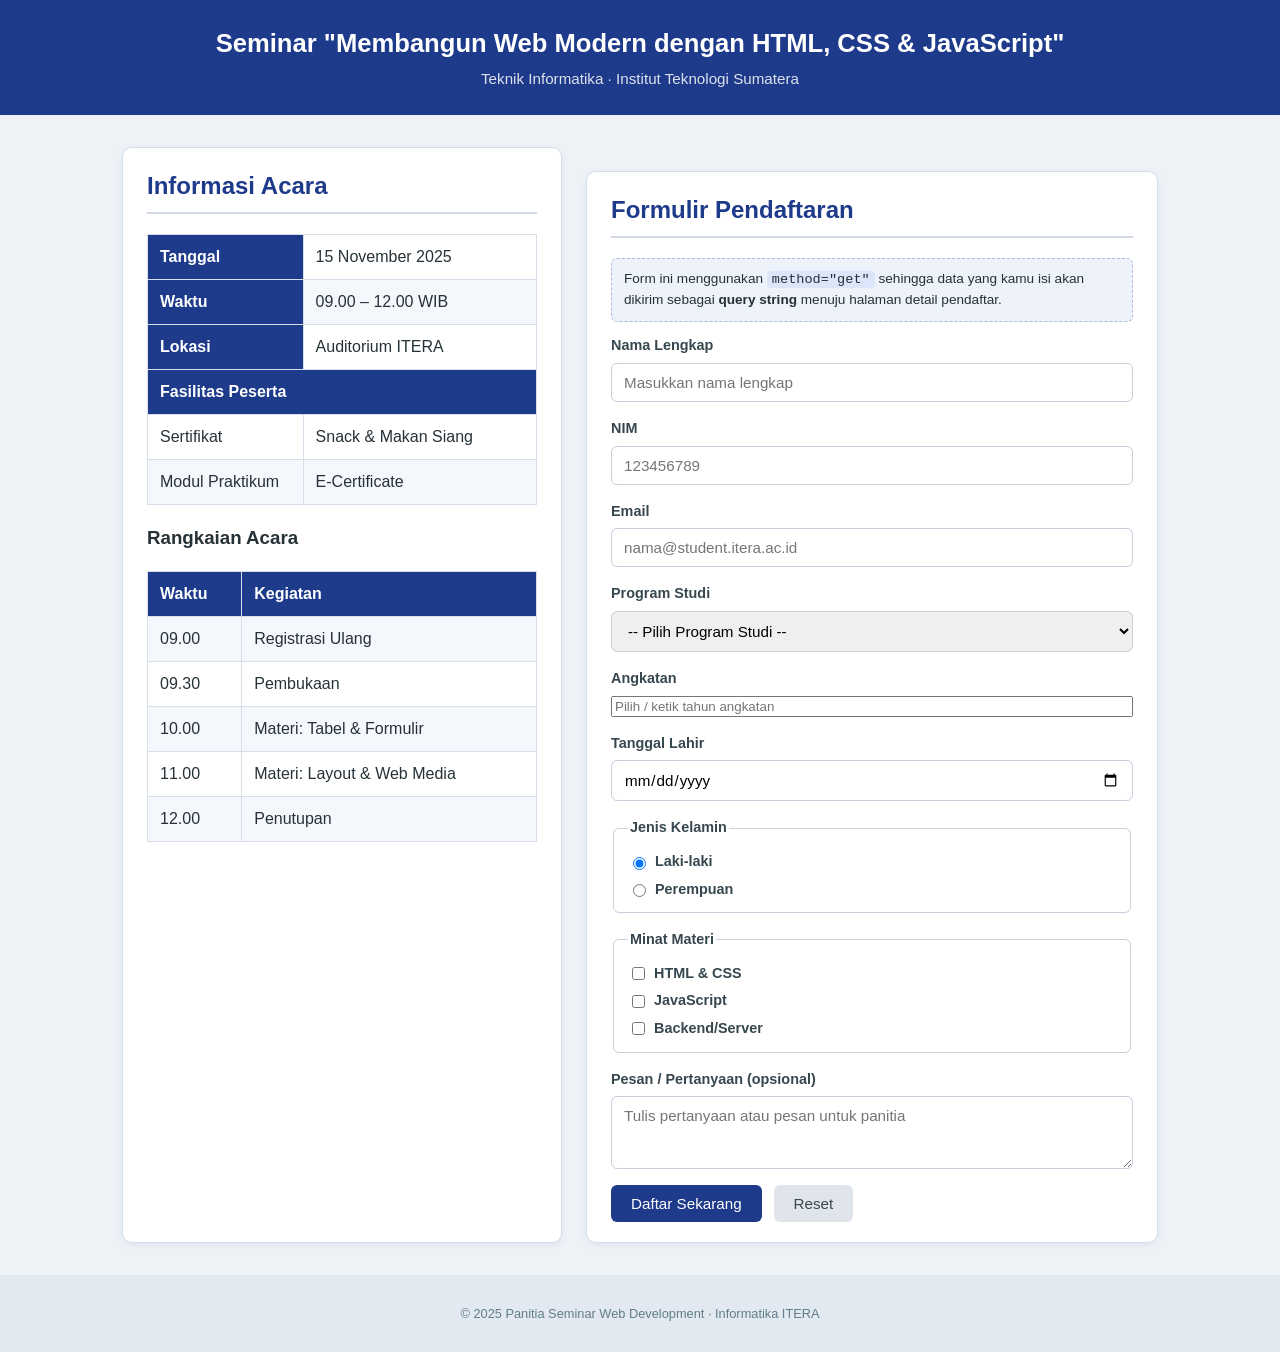
<file: daffamuhamadkhadafi_124140179_tugas_3/index.html>
<!DOCTYPE html>
<html lang="id">
<head>
  <meta charset="UTF-8">
  <meta name="viewport" content="width=device-width, initial-scale=1.0">
  <title>Pendaftaran Seminar Web Development</title>
  <link rel="stylesheet" href="css/style.css">
</head>
<body>
  <div class="page">

    <header class="site-header">
      <h1>Seminar "Membangun Web Modern dengan HTML, CSS & JavaScript"</h1>
      <p>Teknik Informatika &middot; Institut Teknologi Sumatera</p>
    </header>

    <main class="layout">

      <!-- Kolom kiri: informasi acara (box + table) -->
      <section class="box info-box">
        <h2>Informasi Acara</h2>
        <table class="info-table">
          <tr>
            <th>Tanggal</th>
            <td>15 November 2025</td>
          </tr>
          <tr>
            <th>Waktu</th>
            <td>09.00 &ndash; 12.00 WIB</td>
          </tr>
          <tr>
            <th>Lokasi</th>
            <td>Auditorium ITERA</td>
          </tr>
          <tr>
            <th colspan="2">Fasilitas Peserta</th>
          </tr>
          <tr>
            <td>Sertifikat</td>
            <td>Snack &amp; Makan Siang</td>
          </tr>
          <tr>
            <td>Modul Praktikum</td>
            <td>E-Certificate</td>
          </tr>
        </table>

        <h3>Rangkaian Acara</h3>
        <table class="info-table schedule-table">
          <tr>
            <th>Waktu</th>
            <th>Kegiatan</th>
          </tr>
          <tr>
            <td>09.00</td>
            <td>Registrasi Ulang</td>
          </tr>
          <tr>
            <td>09.30</td>
            <td>Pembukaan</td>
          </tr>
          <tr>
            <td>10.00</td>
            <td>Materi: Tabel &amp; Formulir</td>
          </tr>
          <tr>
            <td>11.00</td>
            <td>Materi: Layout &amp; Web Media</td>
          </tr>
          <tr>
            <td>12.00</td>
            <td>Penutupan</td>
          </tr>
        </table>
      </section>

      <!-- Kolom kanan: form pendaftaran -->
      <section class="box form-box">
        <h2>Formulir Pendaftaran</h2>
        <p class="hint">
          Form ini menggunakan <code>method="get"</code> sehingga data yang
          kamu isi akan dikirim sebagai <strong>query string</strong> menuju
          halaman detail pendaftar.
        </p>

        <form action="detail.html" method="get" class="registration-form">

          <div class="form-group">
            <label for="nama">Nama Lengkap</label>
            <input type="text" id="nama" name="nama" placeholder="Masukkan nama lengkap" required>
          </div>

          <div class="form-group">
            <label for="nim">NIM</label>
            <input type="text" id="nim" name="nim" pattern="[0-9]{9}" title="NIM terdiri dari 9 digit angka" placeholder="123456789" required>
          </div>

          <div class="form-group">
            <label for="email">Email</label>
            <input type="email" id="email" name="email" placeholder="nama@student.itera.ac.id" required>
          </div>

          <div class="form-group">
            <label for="prodi">Program Studi</label>
            <select id="prodi" name="prodi" required>
              <option value="">-- Pilih Program Studi --</option>
              <optgroup label="Fakultas Teknologi Industri">
                <option value="informatika">Informatika</option>
                <option value="teknik-elektro">Teknik Elektro</option>
              </optgroup>
              <optgroup label="Fakultas Sains">
                <option value="matematika">Matematika</option>
                <option value="fisika">Fisika</option>
              </optgroup>
            </select>
          </div>

          <div class="form-group">
            <label for="angkatan">Angkatan</label>
            <input list="angkatan-list" id="angkatan" name="angkatan" placeholder="Pilih / ketik tahun angkatan">
            <datalist id="angkatan-list">
              <option value="2022">
              <option value="2023">
              <option value="2024">
              <option value="2025">
            </datalist>
          </div>

          <div class="form-group">
            <label for="tanggal_lahir">Tanggal Lahir</label>
            <input type="date" id="tanggal_lahir" name="tanggal_lahir">
          </div>

          <fieldset class="form-group">
            <legend>Jenis Kelamin</legend>
            <label class="inline-label">
              <input type="radio" name="gender" value="L" checked> Laki-laki
            </label>
            <label class="inline-label">
              <input type="radio" name="gender" value="P"> Perempuan
            </label>
          </fieldset>

          <fieldset class="form-group">
            <legend>Minat Materi</legend>
            <label class="inline-label">
              <input type="checkbox" name="minat" value="html-css"> HTML &amp; CSS
            </label>
            <label class="inline-label">
              <input type="checkbox" name="minat" value="javascript"> JavaScript
            </label>
            <label class="inline-label">
              <input type="checkbox" name="minat" value="backend"> Backend/Server
            </label>
          </fieldset>

          <div class="form-group">
            <label for="pesan">Pesan / Pertanyaan (opsional)</label>
            <textarea id="pesan" name="pesan" rows="3" placeholder="Tulis pertanyaan atau pesan untuk panitia"></textarea>
          </div>

          <div class="form-actions">
            <button type="submit">Daftar Sekarang</button>
            <button type="reset" class="btn-secondary">Reset</button>
          </div>
        </form>
      </section>

    </main>

    <footer class="site-footer">
      <p>&copy; 2025 Panitia Seminar Web Development &middot; Informatika ITERA</p>
    </footer>

  </div>
</body>
</html>
</file>
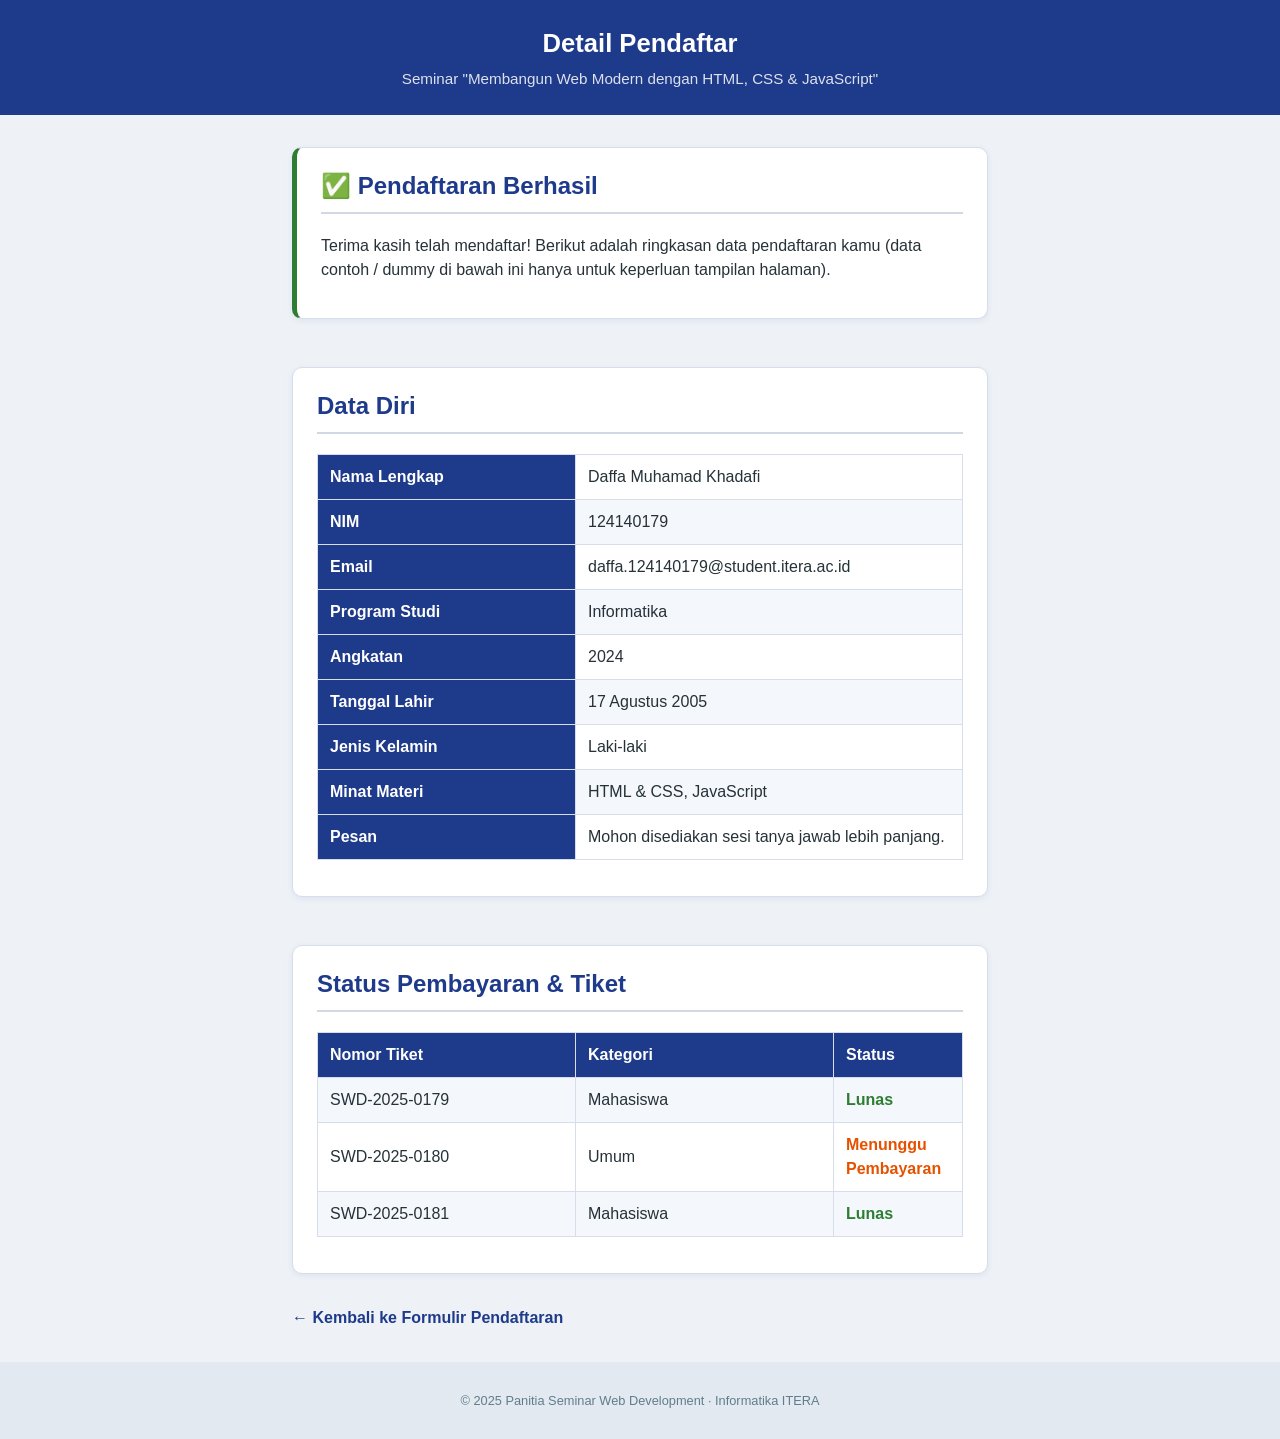
<file: daffamuhamadkhadafi_124140179_tugas_3/detail.html>
<!DOCTYPE html>
<html lang="id">
<head>
  <meta charset="UTF-8">
  <meta name="viewport" content="width=device-width, initial-scale=1.0">
  <title>Detail Pendaftar - Seminar Web Development</title>
  <link rel="stylesheet" href="css/style.css">
</head>
<body>
  <div class="page">

    <header class="site-header">
      <h1>Detail Pendaftar</h1>
      <p>Seminar "Membangun Web Modern dengan HTML, CSS &amp; JavaScript"</p>
    </header>

    <main class="layout layout-single">

      <section class="box success-box">
        <h2>✅ Pendaftaran Berhasil</h2>
        <p>
          Terima kasih telah mendaftar! Berikut adalah ringkasan data
          pendaftaran kamu (data contoh / dummy di bawah ini hanya untuk
          keperluan tampilan halaman).
        </p>
      </section>

      <section class="box detail-box">
        <h2>Data Diri</h2>
        <table class="detail-table">
          <tr>
            <th>Nama Lengkap</th>
            <td>Daffa Muhamad Khadafi</td>
          </tr>
          <tr>
            <th>NIM</th>
            <td>124140179</td>
          </tr>
          <tr>
            <th>Email</th>
            <td>daffa.124140179@student.itera.ac.id</td>
          </tr>
          <tr>
            <th>Program Studi</th>
            <td>Informatika</td>
          </tr>
          <tr>
            <th>Angkatan</th>
            <td>2024</td>
          </tr>
          <tr>
            <th>Tanggal Lahir</th>
            <td>17 Agustus 2005</td>
          </tr>
          <tr>
            <th>Jenis Kelamin</th>
            <td>Laki-laki</td>
          </tr>
          <tr>
            <th>Minat Materi</th>
            <td>HTML &amp; CSS, JavaScript</td>
          </tr>
          <tr>
            <th>Pesan</th>
            <td>Mohon disediakan sesi tanya jawab lebih panjang.</td>
          </tr>
        </table>
      </section>

      <section class="box">
        <h2>Status Pembayaran &amp; Tiket</h2>
        <table class="detail-table status-table">
          <tr>
            <th>Nomor Tiket</th>
            <th>Kategori</th>
            <th>Status</th>
          </tr>
          <tr>
            <td>SWD-2025-0179</td>
            <td>Mahasiswa</td>
            <td class="status status-ok">Lunas</td>
          </tr>
          <tr>
            <td>SWD-2025-0180</td>
            <td>Umum</td>
            <td class="status status-pending">Menunggu Pembayaran</td>
          </tr>
          <tr>
            <td>SWD-2025-0181</td>
            <td>Mahasiswa</td>
            <td class="status status-ok">Lunas</td>
          </tr>
        </table>
      </section>

      <a class="back-link" href="index.html">&larr; Kembali ke Formulir Pendaftaran</a>

    </main>

    <footer class="site-footer">
      <p>&copy; 2025 Panitia Seminar Web Development &middot; Informatika ITERA</p>
    </footer>

  </div>
</body>
</html>
</file>
<file: daffamuhamadkhadafi_124140179_tugas_3/css/style.css>
/* ===== Reset & Base ===== */
* {
  box-sizing: border-box;
}

body {
  margin: 0;
  font-family: "Segoe UI", Arial, sans-serif;
  background-color: #eef2f7;
  color: #263238;
  line-height: 1.5;
}

.page {
  display: flex;
  flex-direction: column;
  min-height: 100vh;
}

/* ===== Header & Footer ===== */
.site-header {
  background-color: #1e3a8a;
  color: #ffffff;
  padding: 24px 32px;
  text-align: center;
}

.site-header h1 {
  margin: 0 0 6px 0;
  font-size: 1.6rem;
}

.site-header p {
  margin: 0;
  font-size: 0.95rem;
  opacity: 0.85;
}

.site-footer {
  margin-top: auto;
  text-align: center;
  padding: 16px;
  font-size: 0.8rem;
  color: #607d8b;
  background-color: #e3e9f1;
}

/* ===== Layout utama (CSS Grid) ===== */
.layout {
  flex: 1;
  display: grid;
  grid-template-columns: 1fr 1.3fr;
  gap: 24px;
  padding: 32px;
  max-width: 1100px;
  margin: 0 auto;
  width: 100%;
}

.layout-single {
  grid-template-columns: 1fr;
  max-width: 760px;
}

@media (max-width: 760px) {
  .layout {
    grid-template-columns: 1fr;
  }
}

/* ===== Box ===== */
.box {
  background-color: #ffffff;
  border: 1px solid #d7deea;
  border-radius: 10px;
  padding: 20px 24px;
  box-shadow: 0 2px 6px rgba(30, 58, 138, 0.08);
}

.box h2 {
  margin-top: 0;
  color: #1e3a8a;
  border-bottom: 2px solid #cfd8e3;
  padding-bottom: 8px;
}

.box + .box {
  margin-top: 24px;
}

.success-box {
  border-left: 5px solid #2e7d32;
}

/* ===== Tabel ===== */
table {
  width: 100%;
  border-collapse: collapse;
  margin-bottom: 16px;
}

caption {
  caption-side: top;
  font-weight: bold;
  margin-bottom: 6px;
}

th,
td {
  border: 1px solid #d7deea;
  padding: 10px 12px;
  text-align: left;
}

th {
  background-color: #1e3a8a;
  color: #ffffff;
  width: 40%;
}

.schedule-table th {
  width: auto;
}

/* Zebra stripes */
tr:nth-child(even) td {
  background-color: #f4f7fb;
}

/* Hover effect pada baris */
tbody tr:hover td,
tr:hover td {
  background-color: #dbe6fb;
  transition: background-color 0.15s ease-in-out;
}

/* Status pada tabel tiket */
.status {
  font-weight: 600;
}

.status-ok {
  color: #2e7d32;
}

.status-pending {
  color: #e65100;
}

/* ===== Formulir ===== */
.form-group {
  margin-bottom: 16px;
  display: flex;
  flex-direction: column;
  gap: 6px;
}

.form-group label,
.form-group legend {
  font-weight: 600;
  font-size: 0.9rem;
  color: #37474f;
}

input[type="text"],
input[type="email"],
input[type="date"],
select,
textarea {
  padding: 10px 12px;
  border: 1px solid #c7d0dd;
  border-radius: 6px;
  font-size: 0.95rem;
  font-family: inherit;
}

input:focus,
select:focus,
textarea:focus {
  outline: none;
  border-color: #1e3a8a;
  box-shadow: 0 0 0 3px rgba(30, 58, 138, 0.15);
}

fieldset.form-group {
  border: 1px solid #c7d0dd;
  border-radius: 6px;
  padding: 12px 14px;
}

.inline-label {
  display: inline-flex;
  align-items: center;
  gap: 6px;
  font-weight: normal;
  margin-right: 16px;
}

textarea {
  resize: vertical;
}

.hint {
  font-size: 0.85rem;
  background-color: #eef2fb;
  border: 1px dashed #aebbd6;
  border-radius: 6px;
  padding: 10px 12px;
}

.hint code {
  background-color: #dbe6fb;
  padding: 1px 5px;
  border-radius: 4px;
}

/* ===== Tombol (Flexbox) ===== */
.form-actions {
  display: flex;
  gap: 12px;
  margin-top: 8px;
}

button {
  padding: 10px 20px;
  border: none;
  border-radius: 6px;
  font-size: 0.95rem;
  cursor: pointer;
}

button[type="submit"] {
  background-color: #1e3a8a;
  color: #ffffff;
}

button[type="submit"]:hover {
  background-color: #16306e;
}

.btn-secondary {
  background-color: #e0e5ec;
  color: #37474f;
}

.btn-secondary:hover {
  background-color: #cfd8e3;
}

/* ===== Link kembali ===== */
.back-link {
  display: inline-block;
  margin-top: 8px;
  color: #1e3a8a;
  font-weight: 600;
  text-decoration: none;
}

.back-link:hover {
  text-decoration: underline;
}
</file>
